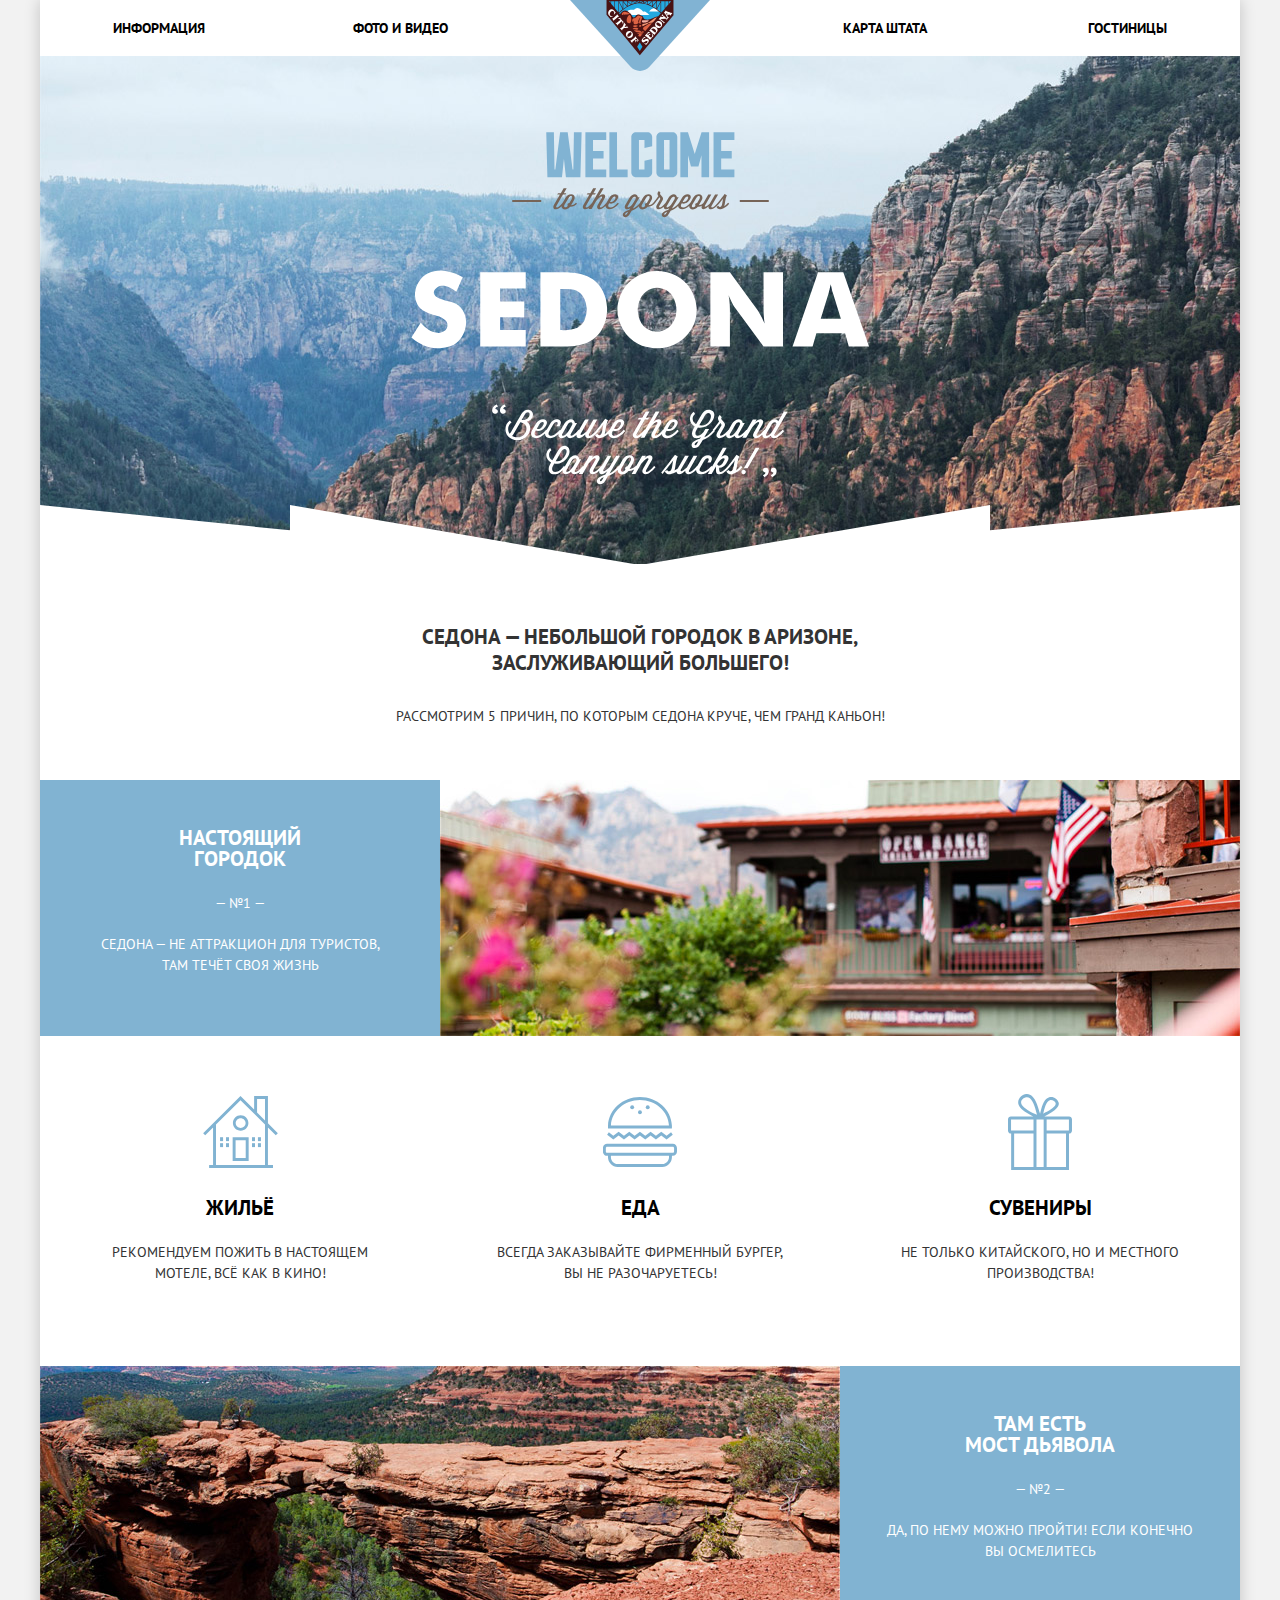
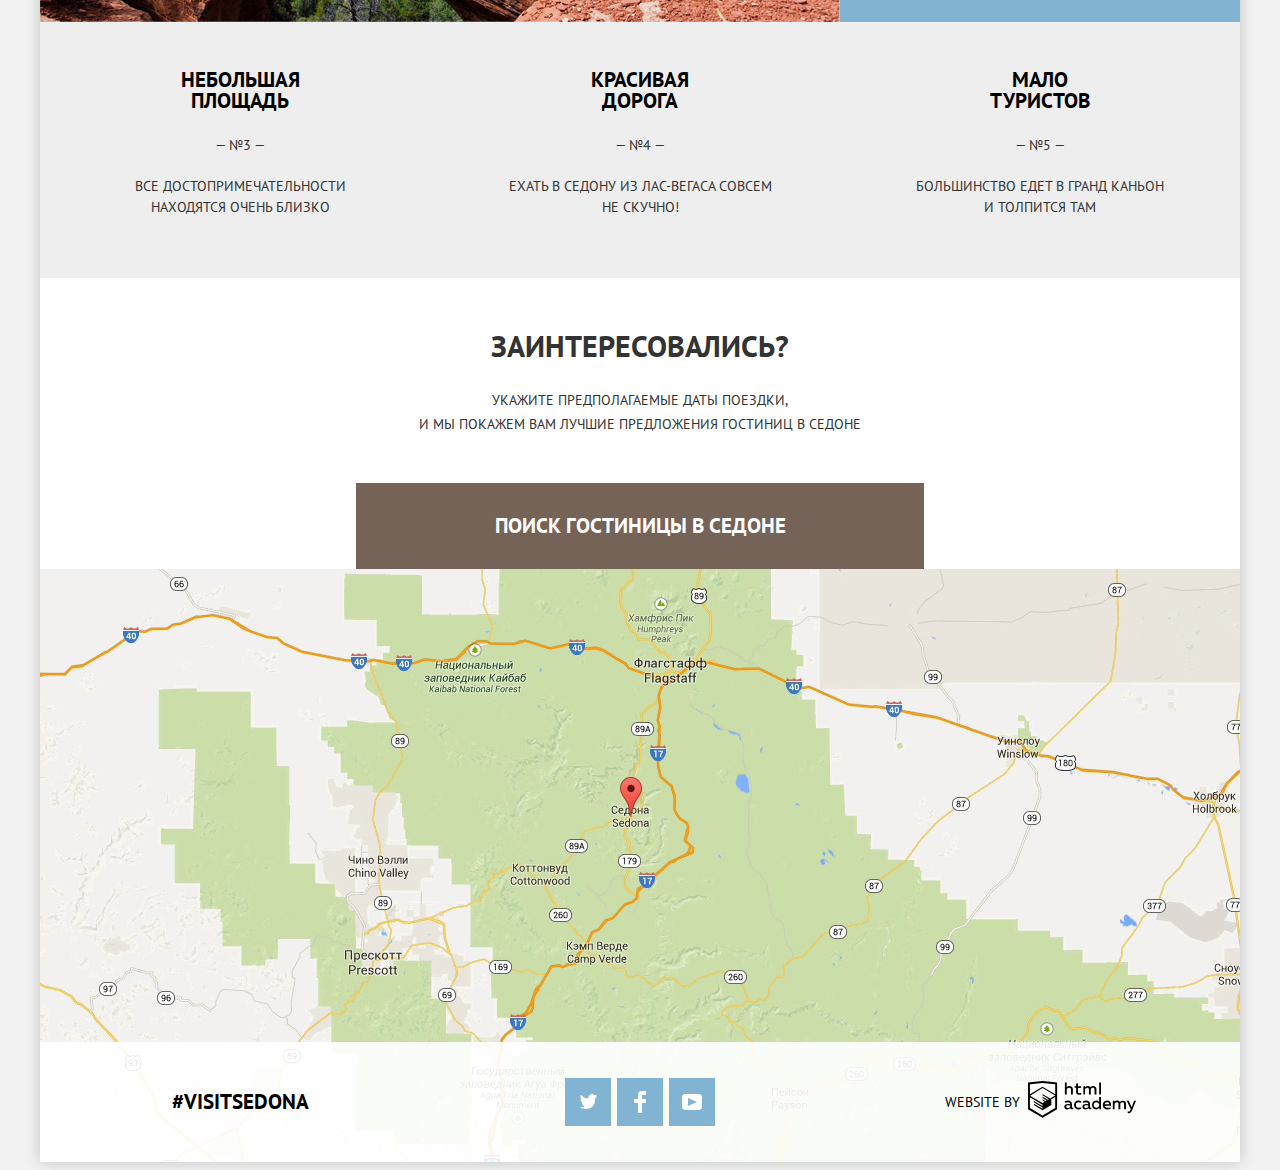
<file: index.html>
<!DOCTYPE html>
<html lang="ru">
    <head>
        <meta charset="utf-8">
        <title>Седона - Главная</title>
        <link href="https://fonts.googleapis.com/css?family=PT+Sans:400,700&amp;subset=cyrillic" rel="stylesheet">
        <link href="css/normalize.min.css" rel="stylesheet">
        <link href="css/style.min.css" rel="stylesheet">
    </head>
    
    <body>
        <div class="container">
            <header class="main-header">
                <nav class="main-navigation">
                    <a class="main-header-logo">
                        <img src="img/site-logo.svg" width="140" height="71" alt="Логотип">
                    </a>
                    <ul class="main-navigation-list">
                        <li><a href="#">Информация</a></li>
                        <li><a href="#">Фото и видео</a></li>
                        <li><a href="#">Карта штата</a></li>
                        <li><a href="hotels.html">Гостиницы</a></li>
                    </ul>
                </nav>
            </header>

            <main class="main-content">
                <div class="welcome">
                    <h1 class="visually-hidden">Sedona</h1>
                    <p class="welcome-image">
                        <img src="img/welcome.svg" width="459" height="353" alt="Welcome to the gorgeous Sedona!">
                    </p>
                </div>
                <div class="main-intro">
                    <p><b>Седона — небольшой городок в Аризоне, заслуживающий большего!</b></p>
                    <p>Рассмотрим 5 причин, по которым Седона круче, чем Гранд Каньон!</p>
                </div>
                
                <section class="features">
                    <h2 class="visually-hidden">5 причин крутости Седоны.</h2>
                    <div class="feature-regular feature-blue feature-1">
                        <h3>Настоящий городок</h3>
                        <p>— №1 —</p>
                        <p>Седона — не аттракцион для туристов, там течёт своя жизнь</p>
                    </div>
                    <div class="feature-double-picture one feature-6"></div>
                    <div class="feature-with-icon feature-house">
                        <h3>Жильё</h3>
                        <p>Рекомендуем пожить в настоящем мотеле, всё как в кино!</p>
                    </div>
                    <div class="feature-with-icon feature-food feature-7">
                        <h3>Еда</h3>
                        <p>Всегда заказывайте фирменный бургер, вы не разочаруетесь!</p>
                    </div>
                    <div class="feature-with-icon feature-gift feature-8">
                        <h3>Сувениры</h3>
                        <p>Не только китайского, но и местного производства!</p>
                    </div>
                    <div class="feature-double-picture two"></div>
                    <div class="feature-regular feature-blue feature-2">
                        <h3>Там есть<br> Мост дьявола</h3>
                        <p>— №2 —</p>
                        <p>Да, по нему можно пройти! Если конечно вы осмелитесь</p>
                    </div>
                    <div class="feature-regular feature-gray feature-3">
                        <h3>Небольшая площадь</h3>
                        <p>— №3 —</p>
                        <p>Все достопримечательности находятся очень близко</p>
                    </div>
                    <div class="feature-regular feature-gray feature-4">
                        <h3>Красивая дорога</h3>
                        <p>— №4 —</p>
                        <p>Ехать в Седону из Лас-Вегаса совсем не скучно!</p>
                    </div>
                    <div class="feature-regular feature-gray feature-5">
                        <h3>Мало туристов</h3>
                        <p>— №5 —</p>
                        <p>Большинство едет в гранд каньон и толпится там</p>
                    </div>
                </section>
                
                <section class="hotel-search">
                    <h2 class="visually-hidden">Поиск гостиницы в Седоне.</h2>    
                    <div class="hotel-search-intro">
                        <p><b>Заинтересовались?</b></p>
                        <p>Укажите предполагаемые даты поездки,<br>
                            и мы покажем вам лучшие предложения гостиниц в Седоне</p>
                    </div>
                    <div class="hotel-search-wrapper">
                        <div class="hotel-search-main">
                            <a href="#" class="hotel-search-button">Поиск гостиницы в Седоне</a>
                            <form class="hotel-search-form" action="https://echo.htmlacademy.ru" method="get">
                                <label for="arrival">Дата заезда:</label>
                                <div class="date-input">
                                    <input type="text" name="arrival" id="arrival" placeholder="24 апреля 2017">
                                    <button type="button" class="calendar arrival-calendar">
                                        <span class="visually-hidden">выбор даты заезда</span>
                                        <svg width="21" height="22"><path d="M19.251 2.025h-2.845V.648c0-.381-.294-.689-.656-.689-.363 0-.656.308-.656.689v1.377h-3.938V.648c0-.381-.294-.689-.655-.689-.363 0-.657.308-.657.689v1.377H5.906V.648c0-.381-.294-.689-.656-.689-.363 0-.657.308-.657.689v1.377H1.75C.784 2.025 0 2.847 0 3.862v16.302C0 21.179.784 22 1.75 22h17.501c.966 0 1.749-.821 1.749-1.836V3.862c0-1.015-.783-1.837-1.749-1.837zm.437 18.139a.448.448 0 0 1-.437.459H1.75a.45.45 0 0 1-.438-.459V3.862a.45.45 0 0 1 .438-.459h2.844v1.378c0 .381.294.689.657.689.362 0 .656-.308.656-.689V3.403h3.938v1.378c0 .381.294.689.657.689.361 0 .655-.308.655-.689V3.403h3.938v1.378c0 .381.293.689.656.689.362 0 .656-.308.656-.689V3.403h2.845c.241 0 .437.206.437.459v16.302z"/><path d="M4.594 8.225h2.625v2.066H4.594zm0 3.443h2.625v2.067H4.594zm0 3.444h2.625v2.066H4.594zm4.594 0h2.625v2.066H9.188zm0-3.444h2.625v2.067H9.188zm0-3.443h2.625v2.066H9.188zm4.593 6.887h2.625v2.066h-2.625zm0-3.444h2.625v2.067h-2.625zm0-3.443h2.625v2.066h-2.625z"/></svg>
                                    </button>
                                </div>



                                <label for="departure">Дата выезда:</label>
                                <div class="date-input">
                                    <input type="text" name="departure" id="departure" placeholder="4 июля 2017">
                                    <button type="button" class="calendar departure-calendar">
                                        <span class="visually-hidden">выбор даты выезда</span>
                                        <svg width="21" height="22"><path d="M19.251 2.025h-2.845V.648c0-.381-.294-.689-.656-.689-.363 0-.656.308-.656.689v1.377h-3.938V.648c0-.381-.294-.689-.655-.689-.363 0-.657.308-.657.689v1.377H5.906V.648c0-.381-.294-.689-.656-.689-.363 0-.657.308-.657.689v1.377H1.75C.784 2.025 0 2.847 0 3.862v16.302C0 21.179.784 22 1.75 22h17.501c.966 0 1.749-.821 1.749-1.836V3.862c0-1.015-.783-1.837-1.749-1.837zm.437 18.139a.448.448 0 0 1-.437.459H1.75a.45.45 0 0 1-.438-.459V3.862a.45.45 0 0 1 .438-.459h2.844v1.378c0 .381.294.689.657.689.362 0 .656-.308.656-.689V3.403h3.938v1.378c0 .381.294.689.657.689.361 0 .655-.308.655-.689V3.403h3.938v1.378c0 .381.293.689.656.689.362 0 .656-.308.656-.689V3.403h2.845c.241 0 .437.206.437.459v16.302z"/><path d="M4.594 8.225h2.625v2.066H4.594zm0 3.443h2.625v2.067H4.594zm0 3.444h2.625v2.066H4.594zm4.594 0h2.625v2.066H9.188zm0-3.444h2.625v2.067H9.188zm0-3.443h2.625v2.066H9.188zm4.593 6.887h2.625v2.066h-2.625zm0-3.444h2.625v2.067h-2.625zm0-3.443h2.625v2.066h-2.625z"/></svg>
                                    </button>
                                </div>



                                <label for="adults">Взрослые:</label>
                                <div class="people-count">
                                    <button type="button" class="adults minus adults-minus">
                                        <span class="visually-hidden">minus</span>
                                        <svg width="11" height="11"><rect width="11" height="3" x="0" y="4"/></svg>
                                    </button>
                                    <input type="text" name="adults" id="adults" placeholder="0" value="2" pattern="\d*">
                                    <button type="button" class="adults plus adults-plus">
                                        <span class="visually-hidden">plus</span>
                                        <svg width="11" height="11"><rect width="11" height="3" x="0" y="4"/><rect width="3" height="11" x="4" y="0"/></svg>
                                    </button>
                                </div>

                                <label for="children">Дети:</label>
                                <div class="people-count">
                                    <button type="button" class="children minus children-minus">
                                        <span class="visually-hidden">minus</span>  
                                        <svg width="11" height="11"><rect width="11" height="3" x="0" y="4"/></svg>
                                    </button>
                                    <input type="text" name="children" id="children" placeholder="0" pattern="\d*" value="0">
                                    <button type="button" class="children plus children-plus">
                                        <span class="visually-hidden">plus</span>  
                                        <svg width="11" height="11"><rect width="11" height="3" x="0" y="4"/><rect width="3" height="11" x="4" y="0"/></svg>
                                    </button>
                                </div>

                            <button class="hotel-search-submit" type="submit">Найти</button>
                        </form>
                        </div>
                    </div>
                    <div class="hotel-search-map"> 
                        <iframe src="https://www.google.com/maps/embed?pb=!1m18!1m12!1m3!1d18518.19202847727!2d-111.79260611421698!3d34.866658907979414!2m3!1f0!2f0!3f0!3m2!1i1024!2i768!4f13.1!3m3!1m2!1s0x872da132f942b00d%3A0x5548c523fa6c8efd!2sSedona%2C+AZ+86336%2C+USA!5e0!3m2!1sen!2sru!4v1544819435927" width="1200" height="593" style="border:0" allowfullscreen></iframe>
                    </div>
                </section>
            </main>

            <footer class="main-footer index">
                <div class="footer-hashtag">
                    <p>
                        #VisitSedona
                    </p>
                </div>
                <div class="footer-social">
                    <ul>
                        <li>
                            <a href="#" class="footer-social-link">
                                <span class="visually-hidden">Twitter</span>
                                <svg width="17" height="15"><path d="M10.95.144c1.685-.496 2.984.27 3.577 1.179.673-.231 1.331-.481 2.011-.708a2.345 2.345 0 0 1-.857 1.768c.685.17 1.304-.491 1.304-.491-.169 1-1.006 1.788-1.563 2.024-.231 6.75-3.175 11.217-10.077 11.082h-.446c-.41 0-4.164-.46-4.898-1.887 2.271.196 3.893-.422 4.693-1.177-.96-.3-2.679-.477-2.979-2.95.349.106.564.228 1.19.119C1.705 8.247.374 7.53.448 5.33c.285.328 1.067.536 1.34.472C1.085 5.561-.182 2.442.894.85c1.818 1.854 3.735 3.606 7.152 3.773C8.254 2.33 9.183.793 10.95.144z"/></svg>
                            </a>
                        </li>
                        <li>
                            <a href="#" class="footer-social-link">
                                <span class="visually-hidden">Facebook</span>
                                <svg width="12" height="22"><path d="M12 4V0H8a4 4 0 0 0-4 4v4H0v4h4v10h4V12h4V8H8V4h4z"/></svg>
                            </a>
                        </li>
                        <li>
                            <a href="#" class="footer-social-link">
                                <span class="visually-hidden">YouTube</span>
                                <svg width="20" height="16"><path d="M17 0H3C1.35 0 0 1.35 0 3v10c0 1.65 1.35 3 3 3h14c1.65 0 3-1.35 3-3V3c0-1.65-1.35-3-3-3zM6.027 11.998V4.002L15.014 8l-8.987 3.998z"/></svg>
                            </a>
                        </li>
                    </ul>
                </div>
                <div class="footer-copyright">
                    <p>
                        <span class="footer-copyright-text">website by</span>
                        <a href="https://htmlacademy.ru/intensive/htmlcss" class="footer-copyright-logo">
                            <span class="visually-hidden">Логотип HTML-academy</span>
                            <svg width="115" height="41"><path d="M44.61 26.86a2 2 0 0 0 .55-.1v1.33a3.25 3.25 0 0 1-1.18.21 1.67 1.67 0 0 1-1.67-1 4.84 4.84 0 0 1-3.14 1.08c-1.51 0-2.91-.83-2.91-2.55 0-2.13 2-2.79 3.71-2.79a11.08 11.08 0 0 1 2.17.25v-.3c0-1-.76-1.77-2.19-1.77a7.42 7.42 0 0 0-3 .64v-1.7a10.21 10.21 0 0 1 3.19-.55c2.36 0 3.81 1.12 3.81 3.65v3a.54.54 0 0 0 .49.59h.17zm-6.44-1.13a1.35 1.35 0 0 0 1.46 1.25h.11a3.39 3.39 0 0 0 2.41-1v-1.42a9.72 9.72 0 0 0-1.81-.21c-1 0-2.16.33-2.16 1.38zm12.36-6.11a5 5 0 0 1 2.57.64v1.72a4.08 4.08 0 0 0-2.3-.7 2.75 2.75 0 1 0 0 5.49 5 5 0 0 0 2.43-.64v1.71a6.27 6.27 0 0 1-2.76.57A4.21 4.21 0 0 1 46 24.49v-.41a4.32 4.32 0 0 1 4.18-4.46h.38zm12.17 7.24a2 2 0 0 0 .55-.1v1.33a3.25 3.25 0 0 1-1.18.21 1.67 1.67 0 0 1-1.67-1 4.84 4.84 0 0 1-3.14 1.08c-1.51 0-2.91-.83-2.91-2.55 0-2.13 2-2.79 3.71-2.79a11.08 11.08 0 0 1 2.17.25v-.3c0-1-.76-1.77-2.19-1.77a7.42 7.42 0 0 0-3 .64v-1.7a10.21 10.21 0 0 1 3.19-.55c2.36 0 3.81 1.12 3.81 3.65v3a.54.54 0 0 0 .49.59h.17zm-6.44-1.13a1.35 1.35 0 0 0 1.47 1.25h.11a3.39 3.39 0 0 0 2.41-1v-1.42a9.72 9.72 0 0 0-1.81-.21c-1.06 0-2.16.33-2.16 1.38zM73 15.98v12.2h-1.65v-1.32a3.88 3.88 0 0 1-3.19 1.54 4.4 4.4 0 0 1 0-8.78 3.81 3.81 0 0 1 3 1.3v-4.94H73zm-4.53 5.22a2.76 2.76 0 1 0 0 5.52 2.86 2.86 0 0 0 2.68-1.74v-2a2.91 2.91 0 0 0-2.66-1.73zM79 19.62c3.31 0 4.46 2.68 3.92 5.09H76.7c.21 1.5 1.67 2.11 3.19 2.11a6.11 6.11 0 0 0 2.64-.59v1.6a7.14 7.14 0 0 1-3 .57c-2.53 0-4.75-1.42-4.75-4.42a4.18 4.18 0 0 1 4-4.39H79zm.09 1.54a2.28 2.28 0 0 0-2.44 2.1v.06h4.65a2 2 0 0 0-2.17-2.16zm5.73 7v-8.31h1.65v1a3.81 3.81 0 0 1 2.78-1.27 2.86 2.86 0 0 1 2.64 1.4 4.12 4.12 0 0 1 2.91-1.33 3.06 3.06 0 0 1 3.2 3.33v5.2h-1.9v-5.15a1.59 1.59 0 0 0-1.42-1.75h-.26a2.8 2.8 0 0 0-2.07 1.12v5.78h-1.9v-5.15A1.59 1.59 0 0 0 89 21.29h-.2a3 3 0 0 0-2.21 1.29v5.63h-1.73zm21.31-8.33h1.9l-3.91 9.46c-.9 2.17-2.09 2.86-3.35 2.86a4.76 4.76 0 0 1-1.1-.14v-1.57a2.86 2.86 0 0 0 .85.12c.9 0 1.58-.64 2.07-1.9l.17-.42-4-8.4h2l2.86 6.29zM38.73 1.44V6.2a3.81 3.81 0 0 1 2.7-1.14 3.25 3.25 0 0 1 3.44 3.4v5.15H43V8.7a1.81 1.81 0 0 0-1.61-2h-.3a2.93 2.93 0 0 0-2.32 1.39v5.52h-1.9V1.44h1.9zm11.21.85v3h3v1.6h-3v3.81c0 1.1.5 1.46 1.58 1.46a4.49 4.49 0 0 0 1.69-.33v1.6a6.8 6.8 0 0 1-2.21.35 2.55 2.55 0 0 1-2.86-2.74V6.87h-1.56V5.24h1.5V2.72zm5.4 11.31V5.26H57v1a3.81 3.81 0 0 1 2.77-1.28 2.86 2.86 0 0 1 2.6 1.33 4.12 4.12 0 0 1 2.91-1.33 3.06 3.06 0 0 1 3.16 3.4v5.21h-1.9V8.44a1.59 1.59 0 0 0-1.42-1.75h-.23a2.8 2.8 0 0 0-2.07 1.12v5.78h-1.9V8.44a1.59 1.59 0 0 0-1.42-1.75h-.23a3 3 0 0 0-2.21 1.29v5.63h-1.72zM71.17 1.43H73v12.15h-1.83V1.43zM14.71-.02h-.16L0 1.52v26.67l14.55 8.66 14.55-8.66V1.52zm12.5 27.1l-12.66 7.54L1.9 27.1V16.16l12.59 7.5v1.32l-8.63-5.1v1.31l8.68 5.21v1.39l-8.67-5.16v1.35l8.68 5.21 8.75-5.24v-5.66l3.9-2.31V27.1zm0-12.53l-3.48 2-1.6 1-7.62-4.57v1.31L21 18.21l-.14.09-1 .54-5.37-3.2v1.34l4.24 2.52-1 .67-3.2-1.9v1.31l2.1 1.24-2.13 1.26L2 14.63l12.51-7.54zm0-1.32L14.49 5.74 1.91 13.23v-10L14.56 1.9l12.65 1.33v10z"/></svg>
                        </a>
                    </p>
                </div>
            </footer>
        </div>
        <script src="js/script.min.js"></script>
    </body>
</html>
</file>
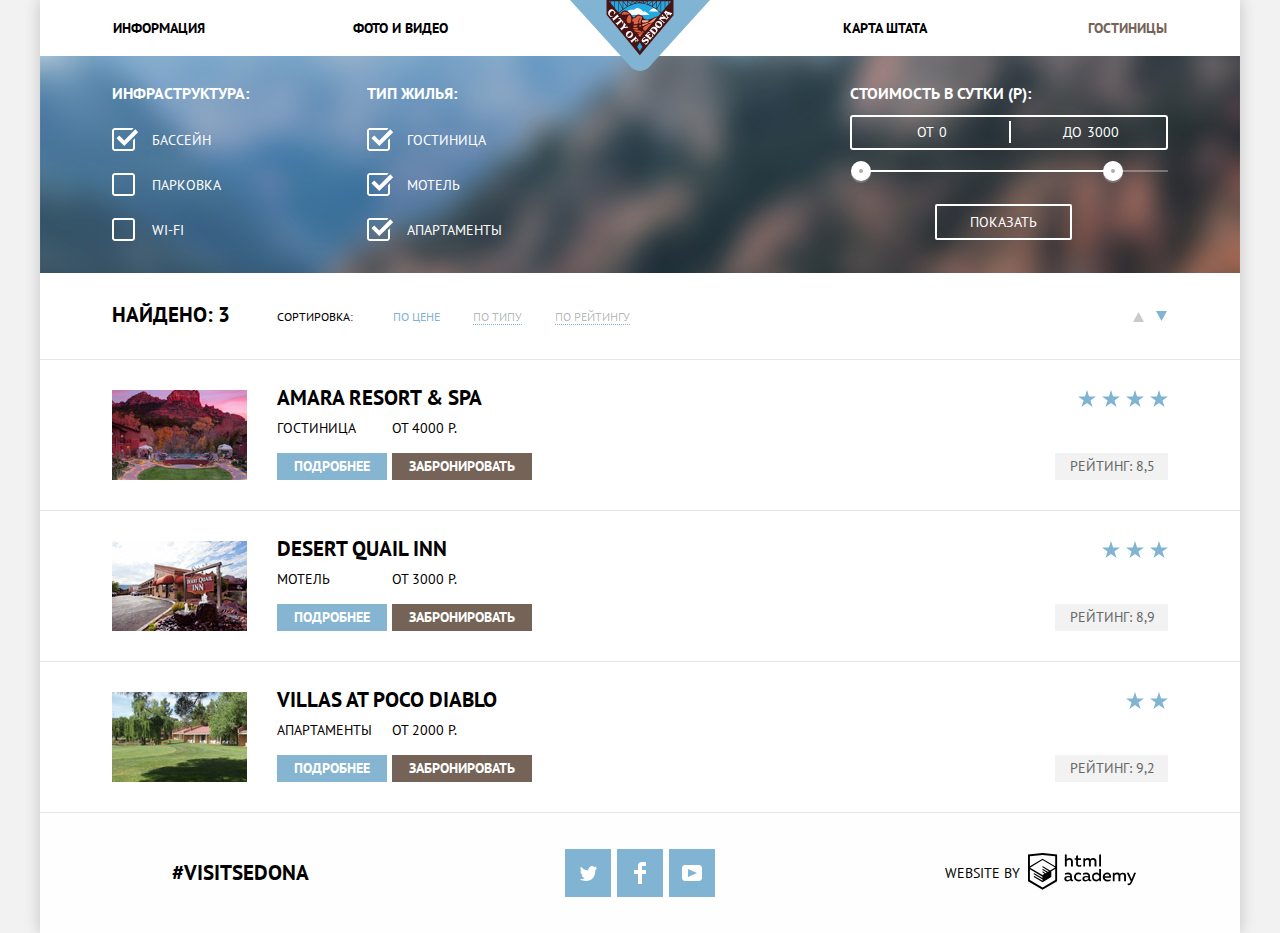
<file: hotels.html>
<!DOCTYPE html>
<html lang="ru">
    <head>
        <meta charset="utf-8">
        <title>Седона - Гостиницы</title>
        <link href="https://fonts.googleapis.com/css?family=PT+Sans:400,700&amp;subset=cyrillic" rel="stylesheet">
        <link href="css/normalize.min.css" rel="stylesheet">
        <link href="css/style.min.css" rel="stylesheet">
    </head>
    
    <body>
        <div class="container">
            <header class="main-header">
            <nav class="main-navigation">
                <a class="main-header-logo" href="index.html">
                    <img src="img/site-logo.svg" width="140" height="71" alt="Главная">
                </a>
                <ul class="main-navigation-list">
                    <li><a href="#">Информация</a></li>
                    <li><a href="#">Фото и видео</a></li>
                    <li><a href="#">Карта штата</a></li>
                    <li class="main-navigation-current"><a>Гостиницы</a></li>
                </ul>
            </nav>
        </header>
        
            <main class="main-content">
                <h1 class="visually-hidden">Гостиницы в Седоне</h1>
                <section class="catalog-filters">
                    <h2 class="visually-hidden">Фильтр гостиниц</h2>
                    
                    <form class="catalog-filters-form" action="https://echo.htmlacademy.ru" method="get">
                        <fieldset class="properties">
                            <legend>Инфраструктура:</legend>
                            <ul class="properties">
                                <li>
                                    <label>
                                        <input class="visually-hidden property-checkbox" type="checkbox" id="pool" name="pool" checked>
                                        <span class="property-checkbox-on"><svg xmlns="http://www.w3.org/2000/svg" width="27" height="23"><path d="M7.285 7.486l-2.829 2.829 7.783 7.783L26.171 4.166l-2.828-2.829-11.104 11.102z"/><path d="M21 20c0 .542-.458 1-1 1H3c-.542 0-1-.458-1-1V3c0-.542.458-1 1-1h16.908L21.493.415C21.051.158 20.545 0 20 0H3C1.35 0 0 1.35 0 3v17c0 1.65 1.35 3 3 3h17c1.65 0 3-1.35 3-3v-9.829l-2 2V20z"/></svg></span>
                                        <span class="property-checkbox-off"><svg xmlns="http://www.w3.org/2000/svg" width="23" height="23"><path d="M20 2c.542 0 1 .458 1 1v17c0 .542-.458 1-1 1H3c-.542 0-1-.458-1-1V3c0-.542.458-1 1-1h17m0-2H3C1.35 0 0 1.35 0 3v17c0 1.65 1.35 3 3 3h17c1.65 0 3-1.35 3-3V3c0-1.65-1.35-3-3-3z"/></svg></span>
                                        <span class="property">Бассейн</span>
                                    </label>
                                </li>
                                <li>
                                    <label>
                                        <input class="visually-hidden property-checkbox" type="checkbox" id="parking" name="parking">
                                        <span class="property-checkbox-on"><svg xmlns="http://www.w3.org/2000/svg" width="27" height="23"><path d="M7.285 7.486l-2.829 2.829 7.783 7.783L26.171 4.166l-2.828-2.829-11.104 11.102z"/><path d="M21 20c0 .542-.458 1-1 1H3c-.542 0-1-.458-1-1V3c0-.542.458-1 1-1h16.908L21.493.415C21.051.158 20.545 0 20 0H3C1.35 0 0 1.35 0 3v17c0 1.65 1.35 3 3 3h17c1.65 0 3-1.35 3-3v-9.829l-2 2V20z"/></svg></span>
                                        <span class="property-checkbox-off"><svg xmlns="http://www.w3.org/2000/svg" width="23" height="23"><path d="M20 2c.542 0 1 .458 1 1v17c0 .542-.458 1-1 1H3c-.542 0-1-.458-1-1V3c0-.542.458-1 1-1h17m0-2H3C1.35 0 0 1.35 0 3v17c0 1.65 1.35 3 3 3h17c1.65 0 3-1.35 3-3V3c0-1.65-1.35-3-3-3z"/></svg></span>
                                        <span class="property">Парковка</span>
                                    </label>
                                </li>
                                <li>
                                    <label>
                                        <input class="visually-hidden property-checkbox" type="checkbox" id="wi-fi" name="wi-fi">
                                        <span class="property-checkbox-on"><svg xmlns="http://www.w3.org/2000/svg" width="27" height="23"><path d="M7.285 7.486l-2.829 2.829 7.783 7.783L26.171 4.166l-2.828-2.829-11.104 11.102z"/><path d="M21 20c0 .542-.458 1-1 1H3c-.542 0-1-.458-1-1V3c0-.542.458-1 1-1h16.908L21.493.415C21.051.158 20.545 0 20 0H3C1.35 0 0 1.35 0 3v17c0 1.65 1.35 3 3 3h17c1.65 0 3-1.35 3-3v-9.829l-2 2V20z"/></svg></span>
                                        <span class="property-checkbox-off"><svg xmlns="http://www.w3.org/2000/svg" width="23" height="23"><path d="M20 2c.542 0 1 .458 1 1v17c0 .542-.458 1-1 1H3c-.542 0-1-.458-1-1V3c0-.542.458-1 1-1h17m0-2H3C1.35 0 0 1.35 0 3v17c0 1.65 1.35 3 3 3h17c1.65 0 3-1.35 3-3V3c0-1.65-1.35-3-3-3z"/></svg></span>
                                        <span class="property">wi-fi</span>
                                    </label>
                                </li>
                            </ul>
                        </fieldset>
                    
                        <fieldset class="properties">
                            <legend>Тип жилья:</legend>
                            <ul class="properties">
                                <li>
                                    <label>
                                        <input class="visually-hidden property-checkbox" type="checkbox" checked id="hotel" name="hotel">
                                        <span class="property-checkbox-on"><svg xmlns="http://www.w3.org/2000/svg" width="27" height="23"><path d="M7.285 7.486l-2.829 2.829 7.783 7.783L26.171 4.166l-2.828-2.829-11.104 11.102z"/><path d="M21 20c0 .542-.458 1-1 1H3c-.542 0-1-.458-1-1V3c0-.542.458-1 1-1h16.908L21.493.415C21.051.158 20.545 0 20 0H3C1.35 0 0 1.35 0 3v17c0 1.65 1.35 3 3 3h17c1.65 0 3-1.35 3-3v-9.829l-2 2V20z"/></svg></span>
                                        <span class="property-checkbox-off"><svg xmlns="http://www.w3.org/2000/svg" width="23" height="23"><path d="M20 2c.542 0 1 .458 1 1v17c0 .542-.458 1-1 1H3c-.542 0-1-.458-1-1V3c0-.542.458-1 1-1h17m0-2H3C1.35 0 0 1.35 0 3v17c0 1.65 1.35 3 3 3h17c1.65 0 3-1.35 3-3V3c0-1.65-1.35-3-3-3z"/></svg></span>
                                        <span class="property">Гостиница</span>
                                    </label>
                                </li>
                                <li>
                                    <label>
                                        <input class="visually-hidden property-checkbox" type="checkbox" id="motel" name="motel" checked>
                                        <span class="property-checkbox-on"><svg xmlns="http://www.w3.org/2000/svg" width="27" height="23"><path d="M7.285 7.486l-2.829 2.829 7.783 7.783L26.171 4.166l-2.828-2.829-11.104 11.102z"/><path d="M21 20c0 .542-.458 1-1 1H3c-.542 0-1-.458-1-1V3c0-.542.458-1 1-1h16.908L21.493.415C21.051.158 20.545 0 20 0H3C1.35 0 0 1.35 0 3v17c0 1.65 1.35 3 3 3h17c1.65 0 3-1.35 3-3v-9.829l-2 2V20z"/></svg></span>
                                        <span class="property-checkbox-off"><svg xmlns="http://www.w3.org/2000/svg" width="23" height="23"><path d="M20 2c.542 0 1 .458 1 1v17c0 .542-.458 1-1 1H3c-.542 0-1-.458-1-1V3c0-.542.458-1 1-1h17m0-2H3C1.35 0 0 1.35 0 3v17c0 1.65 1.35 3 3 3h17c1.65 0 3-1.35 3-3V3c0-1.65-1.35-3-3-3z"/></svg></span>
                                        <span class="property">Мотель</span>
                                    </label>
                                </li>
                                <li>
                                    <label>
                                        <input class="visually-hidden property-checkbox" type="checkbox" id="apartment" name="apartment" checked>
                                        <span class="property-checkbox-on"><svg xmlns="http://www.w3.org/2000/svg" width="27" height="23"><path d="M7.285 7.486l-2.829 2.829 7.783 7.783L26.171 4.166l-2.828-2.829-11.104 11.102z"/><path d="M21 20c0 .542-.458 1-1 1H3c-.542 0-1-.458-1-1V3c0-.542.458-1 1-1h16.908L21.493.415C21.051.158 20.545 0 20 0H3C1.35 0 0 1.35 0 3v17c0 1.65 1.35 3 3 3h17c1.65 0 3-1.35 3-3v-9.829l-2 2V20z"/></svg></span>
                                        <span class="property-checkbox-off"><svg xmlns="http://www.w3.org/2000/svg" width="23" height="23"><path d="M20 2c.542 0 1 .458 1 1v17c0 .542-.458 1-1 1H3c-.542 0-1-.458-1-1V3c0-.542.458-1 1-1h17m0-2H3C1.35 0 0 1.35 0 3v17c0 1.65 1.35 3 3 3h17c1.65 0 3-1.35 3-3V3c0-1.65-1.35-3-3-3z"/></svg></span>
                                        <span class="property">Апартаменты</span>
                                    </label>
                                </li>
                            </ul>
                        </fieldset>
                        
                        <fieldset class="price">
                            <legend>Стоимость в сутки (Р):</legend>
                            <div class="price-inputs">
                                <label>
                                    <span>От</span>
                                    <input type="text" id="price-min" name="price-min" value="0" pattern="\d*">
                                </label>
                                <label>
                                    <span>До</span>
                                    <input type="text" id="price-max" name="price-max" value="3000" pattern="\d*">
                                </label>
                            </div>
                            
                            <div class="price-controls">
                                <div class="scale">
                                    <div class="selected-range"></div>
                                </div>
                                <div class="control control-min"></div>
                                <div class="control control-max"></div>
                            </div>
                            
                            <button class="price-submit" type="submit">Показать</button>
                            
                        </fieldset>
                    </form>                    
                    
                </section>

                <section class="catalog-sort">
                    <h2 class="visually-hidden">Сортировка гостиниц</h2>    
                    
                    <div class="catalog-sort-found">
                        <span>Найдено: 3</span>
                    </div>
                    <div class="catalog-sort-how">
                        <span>Сортировка:</span>
                        <ul class="catalog-sort-method">
                            <li class="catalog-sort-method-current"><a>По цене</a></li>
                            <li><a href="#">По типу</a></li>
                            <li><a href="#">По рейтингу</a></li>
                        </ul>
                    </div>
                    <div class="catalog-sort-order">
                        
                        <a href="#" class="order order-ascending">
                            <span class="visually-hidden">сортировка по возрастанию</span>
                            <svg width="11" height="10"><path d="M5.5 0L0 10h11z"/></svg>
                        </a>
                        <a class="order order-descending order-current">
                            <span class="visually-hidden">сортировка по убыванию</span>
                            <svg width="11" height="10"><path d="M5.5 10L0 0h11"/></svg>
                        </a>
                    </div>
                </section>

                <section class="catalog-results">
                    <h2 class="visually-hidden">Список гостиниц</h2>
                    <ul class="catalog-list">
                        <li class="catalog-item">
                            <a href="#" class="catalog-item-image">
                                <img src="img/hotel-1.jpg" width="135" height="90" alt="Amara Resort &amp; Spa">
                            </a>
                            <div class="catalog-item-main">
                                <h3><a href="#">Amara Resort &amp; Spa</a></h3>
                                <div class="catalog-item-details">
                                    <span class="catalog-item-category">гостиница</span>
                                    <a class="button button-more" href="#">Подробнее</a>
                                </div>
                                <div class="catalog-item-details">
                                    <span class="catalog-item-price">от 4000 Р.</span>
                                    <a class="button button-book" href="#">Забронировать</a>
                                </div>
                            </div>
                            <div class="catalog-item-value">
                                <p class="catalog-item-stars">
                                    <span class="visually-hidden">4 звезды</span>
                                    <span class="star"></span>
                                    <span class="star"></span>
                                    <span class="star"></span>
                                    <span class="star"></span>
                                </p>
                                <p class="catalog-item-rating">
                                    рейтинг: 8,5
                                </p>
                            </div>
                        </li>
                        
                        <li class="catalog-item">
                            <a href="#" class="catalog-item-image">
                                    <img src="img/hotel-2.jpg" width="135" height="90" alt="Desert Quail Inn">
                            </a>
                            <div class="catalog-item-main">
                                <h3><a href="#">Desert Quail Inn</a></h3>
                                <div class="catalog-item-details">
                                    <span class="catalog-item-category">мотель</span>
                                    <a class="button button-more" href="#">Подробнее</a>
                                </div>
                                <div class="catalog-item-details">
                                    <span class="catalog-item-price">от 3000 Р.</span>
                                    <a class="button button-book" href="#">Забронировать</a>
                                </div>
                            </div>
                            <div class="catalog-item-value">
                                <p class="catalog-item-stars">
                                    <span class="visually-hidden">3 звезды</span>
                                    <span class="star"></span>
                                    <span class="star"></span>
                                    <span class="star"></span>
                                </p>
                                <p class="catalog-item-rating">
                                    рейтинг: 8,9
                                </p>
                            </div>
                        </li>

                        <li class="catalog-item">
                            <a href="#" class="catalog-item-image">
                                <img src="img/hotel-3.jpg" width="135" height="90" alt="Villas at Poco Diablo">
                            </a>
                            <div class="catalog-item-main">
                                <h3><a href="#">Villas at Poco Diablo</a></h3>
                                <div class="catalog-item-details">
                                    <span class="catalog-item-category">апартаменты</span>
                                    <a class="button button-more" href="#">Подробнее</a>
                                </div>
                                <div class="catalog-item-details">
                                    <span class="catalog-item-price">от 2000 Р.</span>
                                    <a class="button button-book" href="#">Забронировать</a>
                                </div>
                            </div>
                            <div class="catalog-item-value">
                                <p class="catalog-item-stars">
                                    <span class="visually-hidden">2 звезды</span>
                                    <span class="star"></span>
                                    <span class="star"></span>
                                </p>
                                <p class="catalog-item-rating">
                                    рейтинг: 9,2
                                </p>
                            </div>
                        </li>
                    </ul>
                </section>  
            </main>
        
            <footer class="main-footer">
                <div class="footer-hashtag">
                    <p>
                        #VisitSedona
                    </p>
                </div>
                <div class="footer-social">
                    <ul>
                        <li>
                            <a href="#" class="footer-social-link">
                                <span class="visually-hidden">Twitter</span>
                                <svg width="17" height="15"><path d="M10.95.144c1.685-.496 2.984.27 3.577 1.179.673-.231 1.331-.481 2.011-.708a2.345 2.345 0 0 1-.857 1.768c.685.17 1.304-.491 1.304-.491-.169 1-1.006 1.788-1.563 2.024-.231 6.75-3.175 11.217-10.077 11.082h-.446c-.41 0-4.164-.46-4.898-1.887 2.271.196 3.893-.422 4.693-1.177-.96-.3-2.679-.477-2.979-2.95.349.106.564.228 1.19.119C1.705 8.247.374 7.53.448 5.33c.285.328 1.067.536 1.34.472C1.085 5.561-.182 2.442.894.85c1.818 1.854 3.735 3.606 7.152 3.773C8.254 2.33 9.183.793 10.95.144z"/></svg>
                            </a>
                        </li>
                        <li>
                            <a href="#" class="footer-social-link">
                                <span class="visually-hidden">Facebook</span>
                                <svg width="12" height="22"><path d="M12 4V0H8a4 4 0 0 0-4 4v4H0v4h4v10h4V12h4V8H8V4h4z"/></svg>
                            </a>
                        </li>
                        <li>
                            <a href="#" class="footer-social-link">
                                <span class="visually-hidden">YouTube</span>
                                <svg width="20" height="16"><path d="M17 0H3C1.35 0 0 1.35 0 3v10c0 1.65 1.35 3 3 3h14c1.65 0 3-1.35 3-3V3c0-1.65-1.35-3-3-3zM6.027 11.998V4.002L15.014 8l-8.987 3.998z"/></svg>
                            </a>
                        </li>
                    </ul>
                </div>
                <div class="footer-copyright">
                        <span class="footer-copyright-text">website by</span>
                        <a href="https://htmlacademy.ru/intensive/htmlcss" class="footer-copyright-logo">
                            <span class="visually-hidden">Логотип HTML-academy</span>
                            <svg width="115" height="41"><path d="M44.61 26.86a2 2 0 0 0 .55-.1v1.33a3.25 3.25 0 0 1-1.18.21 1.67 1.67 0 0 1-1.67-1 4.84 4.84 0 0 1-3.14 1.08c-1.51 0-2.91-.83-2.91-2.55 0-2.13 2-2.79 3.71-2.79a11.08 11.08 0 0 1 2.17.25v-.3c0-1-.76-1.77-2.19-1.77a7.42 7.42 0 0 0-3 .64v-1.7a10.21 10.21 0 0 1 3.19-.55c2.36 0 3.81 1.12 3.81 3.65v3a.54.54 0 0 0 .49.59h.17zm-6.44-1.13a1.35 1.35 0 0 0 1.46 1.25h.11a3.39 3.39 0 0 0 2.41-1v-1.42a9.72 9.72 0 0 0-1.81-.21c-1 0-2.16.33-2.16 1.38zm12.36-6.11a5 5 0 0 1 2.57.64v1.72a4.08 4.08 0 0 0-2.3-.7 2.75 2.75 0 1 0 0 5.49 5 5 0 0 0 2.43-.64v1.71a6.27 6.27 0 0 1-2.76.57A4.21 4.21 0 0 1 46 24.49v-.41a4.32 4.32 0 0 1 4.18-4.46h.38zm12.17 7.24a2 2 0 0 0 .55-.1v1.33a3.25 3.25 0 0 1-1.18.21 1.67 1.67 0 0 1-1.67-1 4.84 4.84 0 0 1-3.14 1.08c-1.51 0-2.91-.83-2.91-2.55 0-2.13 2-2.79 3.71-2.79a11.08 11.08 0 0 1 2.17.25v-.3c0-1-.76-1.77-2.19-1.77a7.42 7.42 0 0 0-3 .64v-1.7a10.21 10.21 0 0 1 3.19-.55c2.36 0 3.81 1.12 3.81 3.65v3a.54.54 0 0 0 .49.59h.17zm-6.44-1.13a1.35 1.35 0 0 0 1.47 1.25h.11a3.39 3.39 0 0 0 2.41-1v-1.42a9.72 9.72 0 0 0-1.81-.21c-1.06 0-2.16.33-2.16 1.38zM73 15.98v12.2h-1.65v-1.32a3.88 3.88 0 0 1-3.19 1.54 4.4 4.4 0 0 1 0-8.78 3.81 3.81 0 0 1 3 1.3v-4.94H73zm-4.53 5.22a2.76 2.76 0 1 0 0 5.52 2.86 2.86 0 0 0 2.68-1.74v-2a2.91 2.91 0 0 0-2.66-1.73zM79 19.62c3.31 0 4.46 2.68 3.92 5.09H76.7c.21 1.5 1.67 2.11 3.19 2.11a6.11 6.11 0 0 0 2.64-.59v1.6a7.14 7.14 0 0 1-3 .57c-2.53 0-4.75-1.42-4.75-4.42a4.18 4.18 0 0 1 4-4.39H79zm.09 1.54a2.28 2.28 0 0 0-2.44 2.1v.06h4.65a2 2 0 0 0-2.17-2.16zm5.73 7v-8.31h1.65v1a3.81 3.81 0 0 1 2.78-1.27 2.86 2.86 0 0 1 2.64 1.4 4.12 4.12 0 0 1 2.91-1.33 3.06 3.06 0 0 1 3.2 3.33v5.2h-1.9v-5.15a1.59 1.59 0 0 0-1.42-1.75h-.26a2.8 2.8 0 0 0-2.07 1.12v5.78h-1.9v-5.15A1.59 1.59 0 0 0 89 21.29h-.2a3 3 0 0 0-2.21 1.29v5.63h-1.73zm21.31-8.33h1.9l-3.91 9.46c-.9 2.17-2.09 2.86-3.35 2.86a4.76 4.76 0 0 1-1.1-.14v-1.57a2.86 2.86 0 0 0 .85.12c.9 0 1.58-.64 2.07-1.9l.17-.42-4-8.4h2l2.86 6.29zM38.73 1.44V6.2a3.81 3.81 0 0 1 2.7-1.14 3.25 3.25 0 0 1 3.44 3.4v5.15H43V8.7a1.81 1.81 0 0 0-1.61-2h-.3a2.93 2.93 0 0 0-2.32 1.39v5.52h-1.9V1.44h1.9zm11.21.85v3h3v1.6h-3v3.81c0 1.1.5 1.46 1.58 1.46a4.49 4.49 0 0 0 1.69-.33v1.6a6.8 6.8 0 0 1-2.21.35 2.55 2.55 0 0 1-2.86-2.74V6.87h-1.56V5.24h1.5V2.72zm5.4 11.31V5.26H57v1a3.81 3.81 0 0 1 2.77-1.28 2.86 2.86 0 0 1 2.6 1.33 4.12 4.12 0 0 1 2.91-1.33 3.06 3.06 0 0 1 3.16 3.4v5.21h-1.9V8.44a1.59 1.59 0 0 0-1.42-1.75h-.23a2.8 2.8 0 0 0-2.07 1.12v5.78h-1.9V8.44a1.59 1.59 0 0 0-1.42-1.75h-.23a3 3 0 0 0-2.21 1.29v5.63h-1.72zM71.17 1.43H73v12.15h-1.83V1.43zM14.71-.02h-.16L0 1.52v26.67l14.55 8.66 14.55-8.66V1.52zm12.5 27.1l-12.66 7.54L1.9 27.1V16.16l12.59 7.5v1.32l-8.63-5.1v1.31l8.68 5.21v1.39l-8.67-5.16v1.35l8.68 5.21 8.75-5.24v-5.66l3.9-2.31V27.1zm0-12.53l-3.48 2-1.6 1-7.62-4.57v1.31L21 18.21l-.14.09-1 .54-5.37-3.2v1.34l4.24 2.52-1 .67-3.2-1.9v1.31l2.1 1.24-2.13 1.26L2 14.63l12.51-7.54zm0-1.32L14.49 5.74 1.91 13.23v-10L14.56 1.9l12.65 1.33v10z"/></svg>
                        </a>
                </div>
            </footer>
        </div>
    </body>
</html>
</file>
<file: css/style.min.css>
@-webkit-keyframes form-open{0%{-webkit-transform:translateY(-100%);transform:translateY(-100%)}to{-webkit-transform:translateY(0);transform:translateY(0)}}@keyframes form-open{0%{-webkit-transform:translateY(-100%);transform:translateY(-100%)}to{-webkit-transform:translateY(0);transform:translateY(0)}}@-webkit-keyframes form-close{0%{-webkit-transform:translateY(0);transform:translateY(0);opacity:1}to{-webkit-transform:translateY(-100%);transform:translateY(-100%);opacity:1}}@keyframes form-close{0%{-webkit-transform:translateY(0);transform:translateY(0);opacity:1}to{-webkit-transform:translateY(-100%);transform:translateY(-100%);opacity:1}}@-webkit-keyframes form-error{0%{-webkit-transform:translateX(20px);transform:translateX(20px)}20%{-webkit-transform:translateX(-15px);transform:translateX(-15px)}40%{-webkit-transform:translateX(10px);transform:translateX(10px)}60%{-webkit-transform:translateX(-5px);transform:translateX(-5px)}80%{-webkit-transform:translateX(2px);transform:translateX(2px)}to{-webkit-transform:translateX(0);transform:translateX(0)}}@keyframes form-error{0%{-webkit-transform:translateX(20px);transform:translateX(20px)}20%{-webkit-transform:translateX(-15px);transform:translateX(-15px)}40%{-webkit-transform:translateX(10px);transform:translateX(10px)}60%{-webkit-transform:translateX(-5px);transform:translateX(-5px)}80%{-webkit-transform:translateX(2px);transform:translateX(2px)}to{-webkit-transform:translateX(0);transform:translateX(0)}}body{padding:0;margin:0;font-family:"PT Sans",Arial,sans-serif;text-transform:uppercase;color:#000;line-height:26px;font-size:14px;font-weight:400;background-color:#f2f2f2}a,a:visited{text-decoration:none;color:inherit}.visually-hidden:not(:focus):not(:active),input[type=checkbox].visually-hidden,input[type=radio].visually-hidden{position:absolute;width:1px;height:1px;margin:-1px;border:0;padding:0;white-space:nowrap;-webkit-clip-path:inset(100%);clip-path:inset(100%);clip:rect(0 0 0 0);overflow:hidden}img{max-width:100%;height:auto}a:focus,button:focus,input:focus{outline:2px dotted orange}.main-navigation{font-weight:700}.footer-social ul,.main-navigation-list{list-style:none}.main-navigation-list a:hover,h3 a:hover{color:#81b3d2}.main-navigation-list a:active,.main-navigation-list a:focus,h3 a:active,h3 a:focus{color:rgba(0,0,0,.3);outline:0}.main-navigation-current a,.main-navigation-current a:active,.main-navigation-current a:hover{color:#766357;outline:0}.footer-hashtag,h3{font-size:21px;font-weight:700}a.footer-social-link{background-color:#81b3d2}.hotel-search-form button[type=submit]:hover,a.footer-social-link:hover{background-color:#669ec0}a.footer-social-link:active,a.footer-social-link:focus{background-color:#5496bd;outline:0}a.footer-social-link svg,a.footer-social-link:hover svg{fill:#fff}a.footer-social-link:active svg,a.footer-social-link:focus svg{fill:#8cb8d1}a.footer-copyright-logo svg{fill:#000}a.footer-copyright-logo:hover svg{fill:#81b3d2}a.footer-copyright-logo:active svg,a.footer-copyright-logo:focus svg{fill:#cacaca}a.footer-copyright-logo:active,a.footer-copyright-logo:focus{outline:0}.hotel-search-intro,.main-intro{color:#333;text-align:center;background-color:#fff}.main-intro b{font-weight:700;font-size:21px;line-height:21px}.hotel-search-intro{line-height:24px;display:-webkit-box;display:-ms-flexbox;display:flex;-webkit-box-orient:vertical;-webkit-box-direction:normal;-ms-flex-direction:column;flex-direction:column;-webkit-box-align:center;-ms-flex-align:center;align-items:center}.hotel-search-intro b{font-weight:700;font-size:30px;line-height:36px}a.hotel-search-button{background-color:#766357;display:block;-webkit-box-sizing:border-box;box-sizing:border-box;padding:30px;width:568px;color:#fff;font-size:21px;font-weight:700;text-align:center}a.hotel-search-button:hover{color:#fff;background-color:#604e43}a.hotel-search-button:active,a.hotel-search-button:focus{color:rgba(255,255,255,.3);outline:0;background-color:#503e33}.hotel-search-form,.hotel-search-form input{font-size:14px;line-height:26px;color:#000;font-weight:700;text-transform:inherit;font-family:inherit}.hotel-search-form input:-ms-input-placeholder{font-size:14px;line-height:26px;color:#cacaca;font-weight:700;text-transform:inherit;font-family:inherit}.hotel-search-form input::-webkit-input-placeholder{font-size:14px;line-height:26px;color:#cacaca;font-weight:700;text-transform:inherit;font-family:inherit}.hotel-search-form input::-ms-input-placeholder{font-size:14px;line-height:26px;color:#cacaca;font-weight:700;text-transform:inherit;font-family:inherit}.hotel-search-form input::placeholder{font-size:14px;line-height:26px;color:#cacaca;font-weight:700;text-transform:inherit;font-family:inherit}.catalog-results,.hotel-search-form{background-color:#fff}.hotel-search-form input[type=text]{background-color:#f2f2f2;border:solid 2px transparent;border-radius:0;-webkit-appearance:none}.hotel-search-form input[type=text]:hover{background-color:#ebebeb}.hotel-search-form input[type=text]:focus{background-color:#fff;border:solid 2px #e5e5e5;outline:0}.people-count button,button.calendar{border:0;width:38px;height:38px;padding:0;text-align:center;-webkit-box-sizing:border-box;box-sizing:border-box;display:-webkit-box;display:-ms-flexbox;display:flex;-webkit-box-pack:center;-ms-flex-pack:center;justify-content:center;-webkit-box-align:center;-ms-flex-align:center;align-items:center}.people-count button:focus,button.calendar:focus{outline:0;border:2px dotted orange}.people-count button{background-color:#f2f2f2}button.calendar{background-color:transparent;position:absolute;right:0}button.calendar svg{fill:#cacaca}button.calendar:hover svg{fill:#000}button.calendar:active svg{fill:#81b3d2}.people-count>:nth-child(n){background-color:#f2f2f2;border:0}button.adults svg,button.children svg{fill:#ababab}button.adults:hover svg,button.children:hover svg{fill:#000}button.adults:active svg,button.children:active svg{fill:#86b5d2}.hotel-search-form button[type=submit]{background-color:#81b3d2;border:0;color:#fff;font-size:21px;font-weight:700;text-align:center;text-transform:inherit;font-family:inherit;width:300px;padding:16px;-webkit-box-flex:1;-ms-flex-positive:1;flex-grow:1;margin-top:38px}.hotel-search-form button[type=submit]:active,.hotel-search-form button[type=submit]:focus{background-color:#5496bd;color:rgba(255,255,255,.3);outline:0}.catalog-list{list-style:none}.catalog-item-category,.catalog-item-price{line-height:21px}.catalog-item-main .button{line-height:21px;font-weight:700;color:#fff}a.button-more{background-color:#86b5d2}a.button-more:hover{background-color:#6ba0c0}a.button-more:active,a.button-more:focus{color:rgba(255,255,255,.3);background-color:#5998bd;outline:0}a.button-book{background-color:#766357}a.button-book:hover{background-color:#604e43}a.button-book:active,a.button-book:focus{color:rgba(255,255,255,.3);background-color:#503e33;outline:0}.catalog-item-rating{line-height:21px;color:#666;background-color:#f2f2f2}.star{background:url(../img/star.svg) no-repeat;width:18px;height:17px}body>.container{width:1200px;margin-left:auto;margin-right:auto;-webkit-box-shadow:0 0 15px 0 rgba(0,1,1,.2);box-shadow:0 0 15px 0 rgba(0,1,1,.2)}.main-navigation,body>.container{position:relative}.main-header-logo{width:140px;height:71px;position:absolute;left:50%;-webkit-transform:translateX(-70px);-ms-transform:translateX(-70px);transform:translateX(-70px)}.main-navigation-list{margin:0;padding:0;display:-webkit-box;display:-ms-flexbox;display:flex;-webkit-box-orient:horizontal;-webkit-box-direction:normal;-ms-flex-direction:row;flex-direction:row;background-color:#fff;-ms-flex-wrap:wrap;flex-wrap:wrap}.main-navigation-list li{margin:0;padding:15px;-webkit-box-sizing:border-box;box-sizing:border-box;width:240px}.main-navigation-list li:nth-child(4n+3){margin-left:240px}.main-navigation-list li:nth-child(4n+1),.main-navigation-list li:nth-child(4n+2){padding-left:73px;text-align:left}.main-navigation-list li:nth-child(4n),.main-navigation-list li:nth-child(4n+3){padding-right:73px;text-align:right}.main-content{display:-webkit-box;display:-ms-flexbox;display:flex;-webkit-box-orient:vertical;-webkit-box-direction:normal;-ms-flex-direction:column;flex-direction:column}.welcome{background-color:#dde9f2;background-image:url(../img/polygon.svg),url(../img/index-back.jpg);background-repeat:no-repeat,no-repeat;background-position:center bottom,0 -56px;background-size:1200px auto,auto auto;padding-top:62px;padding-bottom:57px;text-align:center}.main-intro{padding-top:62px;padding-bottom:26px;display:-webkit-box;display:-ms-flexbox;display:flex;-webkit-box-orient:vertical;-webkit-box-direction:normal;-ms-flex-direction:column;flex-direction:column;-webkit-box-align:center;-ms-flex-align:center;align-items:center}.main-intro p{margin:0 0 25px;max-width:800px}.main-intro>:first-child{width:450px}.features{background-color:#fff;display:-webkit-box;display:-ms-flexbox;display:flex;-ms-flex-wrap:wrap;flex-wrap:wrap;text-align:center}.features>:nth-child(n){display:-webkit-box;display:-ms-flexbox;display:flex;-webkit-box-orient:vertical;-webkit-box-direction:normal;-ms-flex-direction:column;flex-direction:column;-webkit-box-align:center;-ms-flex-align:center;align-items:center}.features h3{font-weight:700;font-size:21px;line-height:21px;width:160px;margin:0 0 24px}.features p{line-height:21px;margin:0 0 20px;width:310px}.feature-2 h3{width:170px}.feature-5 h3{width:135px}.feature-1 p{width:300px}.feature-3 p{width:280px}.feature-4 p{width:270px}.feature-5 p{width:255px}.feature-7 p{width:300px}.feature-regular{width:400px;min-height:256px;padding-top:47px;-webkit-box-sizing:border-box;box-sizing:border-box}.feature-blue{background-color:#81b3d2;color:#fff}.feature-gray p,.feature-with-icon p{color:#333}.feature-gray{background-color:#eee}.feature-with-icon{background-color:#fff;width:400px;min-height:330px}.feature-with-icon h3{margin-top:161px;position:relative}.feature-with-icon h3::before{content:"";width:80px;height:80px;position:absolute;top:-105px;left:50%;margin-left:-40px}.feature-food h3::before,.feature-gift h3::before,.feature-house h3::before{background-image:url(../img/feature-icon-house.svg);background-position:center;background-repeat:no-repeat}.feature-food h3::before,.feature-gift h3::before{background-image:url(../img/feature-icon-food.svg)}.feature-gift h3::before{background-image:url(../img/feature-icon-gift.svg)}.feature-double-picture{background-color:#f3e4d6;width:800px;min-height:256px}.feature-double-picture.one{background-image:url(../img/features-back-1.jpg);background-repeat:no-repeat}.feature-double-picture.two{background-image:url(../img/features-back-2.jpg);background-repeat:no-repeat}.hotel-search{display:-webkit-box;display:-ms-flexbox;display:flex;-webkit-box-orient:vertical;-webkit-box-direction:normal;-ms-flex-direction:column;flex-direction:column;-webkit-box-align:stretch;-ms-flex-align:stretch;align-items:stretch}.hotel-search-intro{padding-top:36px}.hotel-search-intro p{max-width:550px;margin-bottom:10px}.hotel-search-intro>:last-child{margin-bottom:47px}.hotel-search-wrapper{display:-webkit-box;display:-ms-flexbox;display:flex;background-color:#fff;-webkit-box-pack:center;-ms-flex-pack:center;justify-content:center}.hotel-search-main{position:relative}.date-input,.hotel-search-form{display:-webkit-box;display:-ms-flexbox;display:flex}.hotel-search-form,.hotel-search-form input{-webkit-box-sizing:border-box;box-sizing:border-box}.hotel-search-form{-ms-flex-item-align:center;align-self:center;-ms-flex-wrap:wrap;flex-wrap:wrap;padding:40px 55px 55px;-webkit-box-pack:start;-ms-flex-pack:start;justify-content:flex-start;-webkit-box-shadow:0 7px 15px 0 rgba(0,1,1,.15);box-shadow:0 7px 15px 0 rgba(0,1,1,.15);top:100%;width:568px;-webkit-box-align:end;-ms-flex-align:end;align-items:flex-end;position:absolute}.hotel-search-form input{padding-top:6px;padding-bottom:6px;height:38px}.date-input{width:346px;-webkit-box-align:start;-ms-flex-align:start;align-items:flex-start;position:relative}.date-input input{padding-left:10px;padding-right:50px;-webkit-box-flex:1;-ms-flex-positive:1;flex-grow:1}.date-input,.hotel-search-form label,.people-count{-webkit-box-sizing:border-box;box-sizing:border-box;margin-bottom:15px}.people-count{display:-webkit-box;display:-ms-flexbox;display:flex;-webkit-box-align:start;-ms-flex-align:start;align-items:flex-start;width:114px}.people-count input{width:38px;text-align:center}.hotel-search-form label{width:112px;padding-top:6px;padding-bottom:6px;padding-right:16px;margin-top:15px}.hotel-search-form>label:nth-of-type(4){margin-left:auto;text-align:right;padding-right:27px}.hotel-search-map{height:593px;width:1200px;background-image:url(../img/index-map.jpg)}.main-footer{display:-webkit-box;display:-ms-flexbox;display:flex;-webkit-box-align:center;-ms-flex-align:center;align-items:center;-webkit-box-pack:space-evenly;-ms-flex-pack:space-evenly;justify-content:space-evenly;min-height:120px;background-color:rgba(255,255,255,.9);width:1200px}.main-footer.index{position:absolute;bottom:0}.main-footer>:nth-child(n){display:-webkit-box;display:-ms-flexbox;display:flex;-webkit-box-pack:center;-ms-flex-pack:center;justify-content:center;-ms-flex-wrap:wrap;flex-wrap:wrap;padding:25px;width:350px}.footer-social ul{-webkit-box-align:start;-ms-flex-align:start;align-items:flex-start;-ms-flex-line-pack:center;align-content:center;-ms-flex-wrap:wrap;flex-wrap:wrap}.footer-social li{margin:3px;padding:0}.footer-social a{width:46px;height:48px;margin:0}.footer-copyright,.footer-copyright>p,.footer-social a,.footer-social ul{-webkit-box-pack:center;-ms-flex-pack:center;justify-content:center}.footer-copyright,.footer-social a{display:-webkit-box;display:-ms-flexbox;display:flex;-webkit-box-align:center;-ms-flex-align:center;align-items:center}.catalog-filters-form fieldset,.footer-copyright>p,.footer-social ul{padding:0;margin:0;display:-webkit-box;display:-ms-flexbox;display:flex}.footer-copyright>p{-ms-flex-preferred-size:0;flex-basis:0;-webkit-box-flex:1;-ms-flex-positive:1;flex-grow:1}.footer-copyright a{width:115px;height:41px}.footer-copyright span{margin:8px}.catalog-filters{min-height:217px;width:1200px;background-image:url(../img/hotels-back.jpg);background-position:center -56px;background-repeat:no-repeat;background-color:#6e6e6e}.catalog-filters-form{display:-webkit-box;display:-ms-flexbox;display:flex;line-height:21px;color:#fff;padding:27px 72px 25px}.catalog-filters-form legend{font-weight:700;font-size:16px;padding:0;margin:0;color:inherit}.catalog-filters-form fieldset{border:0;-webkit-box-orient:vertical;-webkit-box-direction:normal;-ms-flex-direction:column;flex-direction:column}fieldset.properties{max-width:250px;min-width:185px;margin-right:70px}.catalog-filters-form ul{margin:0;padding:24px 0 0;list-style:none}.catalog-filters-form li:not(:last-child){margin-bottom:16px}.property-checkbox:not(:checked)~.property-checkbox-on{display:none}.property-checkbox:checked~.property-checkbox-off{display:none}.property-checkbox:not(:disabled)~span svg{fill:#fff}.property-checkbox:disabled~span svg{fill:#6a6a6a}.property-checkbox:focus~.property-checkbox-off,.property-checkbox:focus~.property-checkbox-on{outline:2px dotted orange}.properties label{display:-webkit-box;display:-ms-flexbox;display:flex}.property-checkbox-off,.property-checkbox-on{width:27px}span.property{margin-left:12px;padding-top:2px;padding-left:1px}fieldset.price{margin-left:auto;-webkit-box-align:start;-ms-flex-align:start;align-items:flex-start}.price legend{margin-bottom:11px}.price-inputs,.price-inputs label{display:-webkit-box;display:-ms-flexbox;display:flex;-webkit-box-sizing:border-box;box-sizing:border-box}.price-inputs{border:2px #fff solid;border-radius:3px;height:35px;position:relative;width:318px}.price-inputs::before{position:absolute;content:"";height:22px;width:2px;background-color:#fff;top:4px;left:157px}.price-inputs input{background:0 0;border:0;font-size:14px;font-family:inherit;line-height:21px;text-transform:inherit;width:55px;margin-left:3px;color:#fff}.price-inputs label{-webkit-box-align:center;-ms-flex-align:center;align-items:center;width:50%}.price-inputs label:first-child{margin-right:auto;padding-left:65px}.price-inputs label:last-child{padding-right:27px;padding-left:54px}.price-controls{margin-top:20px;margin-bottom:32px;position:relative;padding-left:1px}.scale{width:307px;height:2px;background-color:rgba(255,255,255,.3);padding-left:10px}.selected-range{width:248px;height:2px;background-color:#fff}.control{position:absolute;display:-webkit-box;display:-ms-flexbox;display:flex;-webkit-box-pack:center;-ms-flex-pack:center;justify-content:center;-webkit-box-align:center;-ms-flex-align:center;align-items:center;cursor:pointer;width:4px;height:4px;border:8px solid #fff;border-radius:15px;background-color:#acacac;-webkit-box-shadow:0 2px rgba(255,255,255,.2);box-shadow:0 2px rgba(255,255,255,.2)}.control:hover{width:5px;height:5px;border:9px solid #fff;margin-left:-1px;margin-top:-1px}.control-min{top:-9px;left:1px}.control-max{top:-9px;left:253px}button.price-submit{font-size:14px;height:36px;min-width:137px;text-transform:inherit;font-family:inherit;line-height:21px;color:#fff;background-color:transparent;border:#fff solid 2px;border-radius:2px;margin-left:85px;margin-right:auto}button.price-submit:focus,button.price-submit:hover{color:#000;background-color:#fff;outline:0}.catalog-sort{background-color:#fff;width:1200px;-webkit-box-sizing:border-box;box-sizing:border-box;min-height:86px;display:-webkit-box;display:-ms-flexbox;display:flex;-ms-flex-wrap:wrap;flex-wrap:wrap;padding:29px 72px 15px}.catalog-sort-found{font-size:21px;font-weight:700;-ms-flex-wrap:wrap;flex-wrap:wrap;min-width:165px;max-width:250px}.catalog-sort-found,.catalog-sort-how,.catalog-sort-method{display:-webkit-box;display:-ms-flexbox;display:flex}.catalog-sort-how{font-size:12px;line-height:18px;margin-top:6px;max-width:650px}.catalog-sort-how>span{max-width:210px;margin-right:40px}.catalog-sort-method{list-style:none;margin:0;padding:0;-ms-flex-wrap:wrap;flex-wrap:wrap}.catalog-sort-method li{margin-right:33px;margin-bottom:10px}.catalog-sort-method a{color:rgba(0,0,0,.3);border-bottom:dotted #81b3d2 1px}.catalog-sort-method a:hover{color:#81b3d2;border-bottom:dotted #81b3d2 1px}.catalog-sort-method a:active,.catalog-sort-method a:focus{color:#000;border-bottom:none;outline:0}.catalog-sort-method-current a,.catalog-sort-method-current a:active,.catalog-sort-method-current a:hover{color:#81b3d2;border-bottom:none}.catalog-sort-order,.order{display:-webkit-box;display:-ms-flexbox;display:flex}.catalog-sort-order{max-width:100px;margin-left:auto;-webkit-box-align:start;-ms-flex-align:start;align-items:flex-start}.order{-webkit-box-pack:center;-ms-flex-pack:center;justify-content:center;-webkit-box-align:center;-ms-flex-align:center;align-items:center;fill:#cacaca;margin-right:1px;margin-left:11px}.order-ascending{margin-top:10px}.order-descending{margin-top:9px}.order:focus svg,.order:hover svg{fill:#000}.order-current svg,.order-current:active svg,.order-current:hover svg,.order:active svg{fill:#81b3d2}.order:active,.order:focus{outline:0}.catalog-results{width:1200px}.catalog-item,.catalog-results ul{display:-webkit-box;display:-ms-flexbox;display:flex;margin:0}.catalog-results ul{padding:0;-webkit-box-orient:vertical;-webkit-box-direction:normal;-ms-flex-direction:column;flex-direction:column}.catalog-item{padding-left:72px;padding-right:72px;padding-bottom:30px;border-top:1px #e5e5e5 solid}.catalog-item:last-child{border-bottom:1px #e5e5e5 solid}.catalog-item-image,.catalog-item-main{display:-webkit-box;display:-ms-flexbox;display:flex}.catalog-item-image{background-color:#aadba6;width:135px;max-height:90px;padding:0;overflow:hidden;margin:30px 30px 0 0}.catalog-item-image img{display:block}.catalog-item-main{margin-right:auto;-ms-flex-wrap:wrap;flex-wrap:wrap;padding-top:25px;max-width:750px}.catalog-item-main h3{padding:0;margin:0 0 7px;width:100%}.catalog-item-details{-webkit-box-orient:vertical;-webkit-box-direction:normal;-ms-flex-direction:column;flex-direction:column;margin-right:5px}.catalog-item-details span{margin-bottom:14px}.catalog-item-details .button{-webkit-box-sizing:border-box;box-sizing:border-box;padding:3px 17px;min-width:110px;text-align:center}.catalog-item-details,.catalog-item-stars,.catalog-item-value{display:-webkit-box;display:-ms-flexbox;display:flex}.catalog-item-value{-webkit-box-orient:vertical;-webkit-box-direction:normal;-ms-flex-direction:column;flex-direction:column;-webkit-box-align:end;-ms-flex-align:end;align-items:flex-end;padding-top:30px;margin-left:50px;max-width:330px}.catalog-item-stars{margin:0 0 20px}.star:not(:last-child){margin-right:6px}.catalog-item-rating{margin:auto 0 0;padding:3px 13px 3px 15px;text-align:center;-webkit-box-sizing:border-box;box-sizing:border-box;min-width:110px}.form-closed{pointer-events:none;opacity:0}.form-animation-close,.form-animation-open{-webkit-animation-name:form-open;animation-name:form-open;-webkit-animation-duration:.5s;animation-duration:.5s}.form-animation-close{-webkit-animation-name:form-close;animation-name:form-close}.form-animation-error{-webkit-animation-name:form-error;animation-name:form-error;-webkit-animation-duration:.3s;animation-duration:.3s}.features,.hotel-search-intro{position:relative;z-index:5}.hotel-search-wrapper{position:relative;z-index:0}.hotel-search-form{z-index:-2}
</file>
